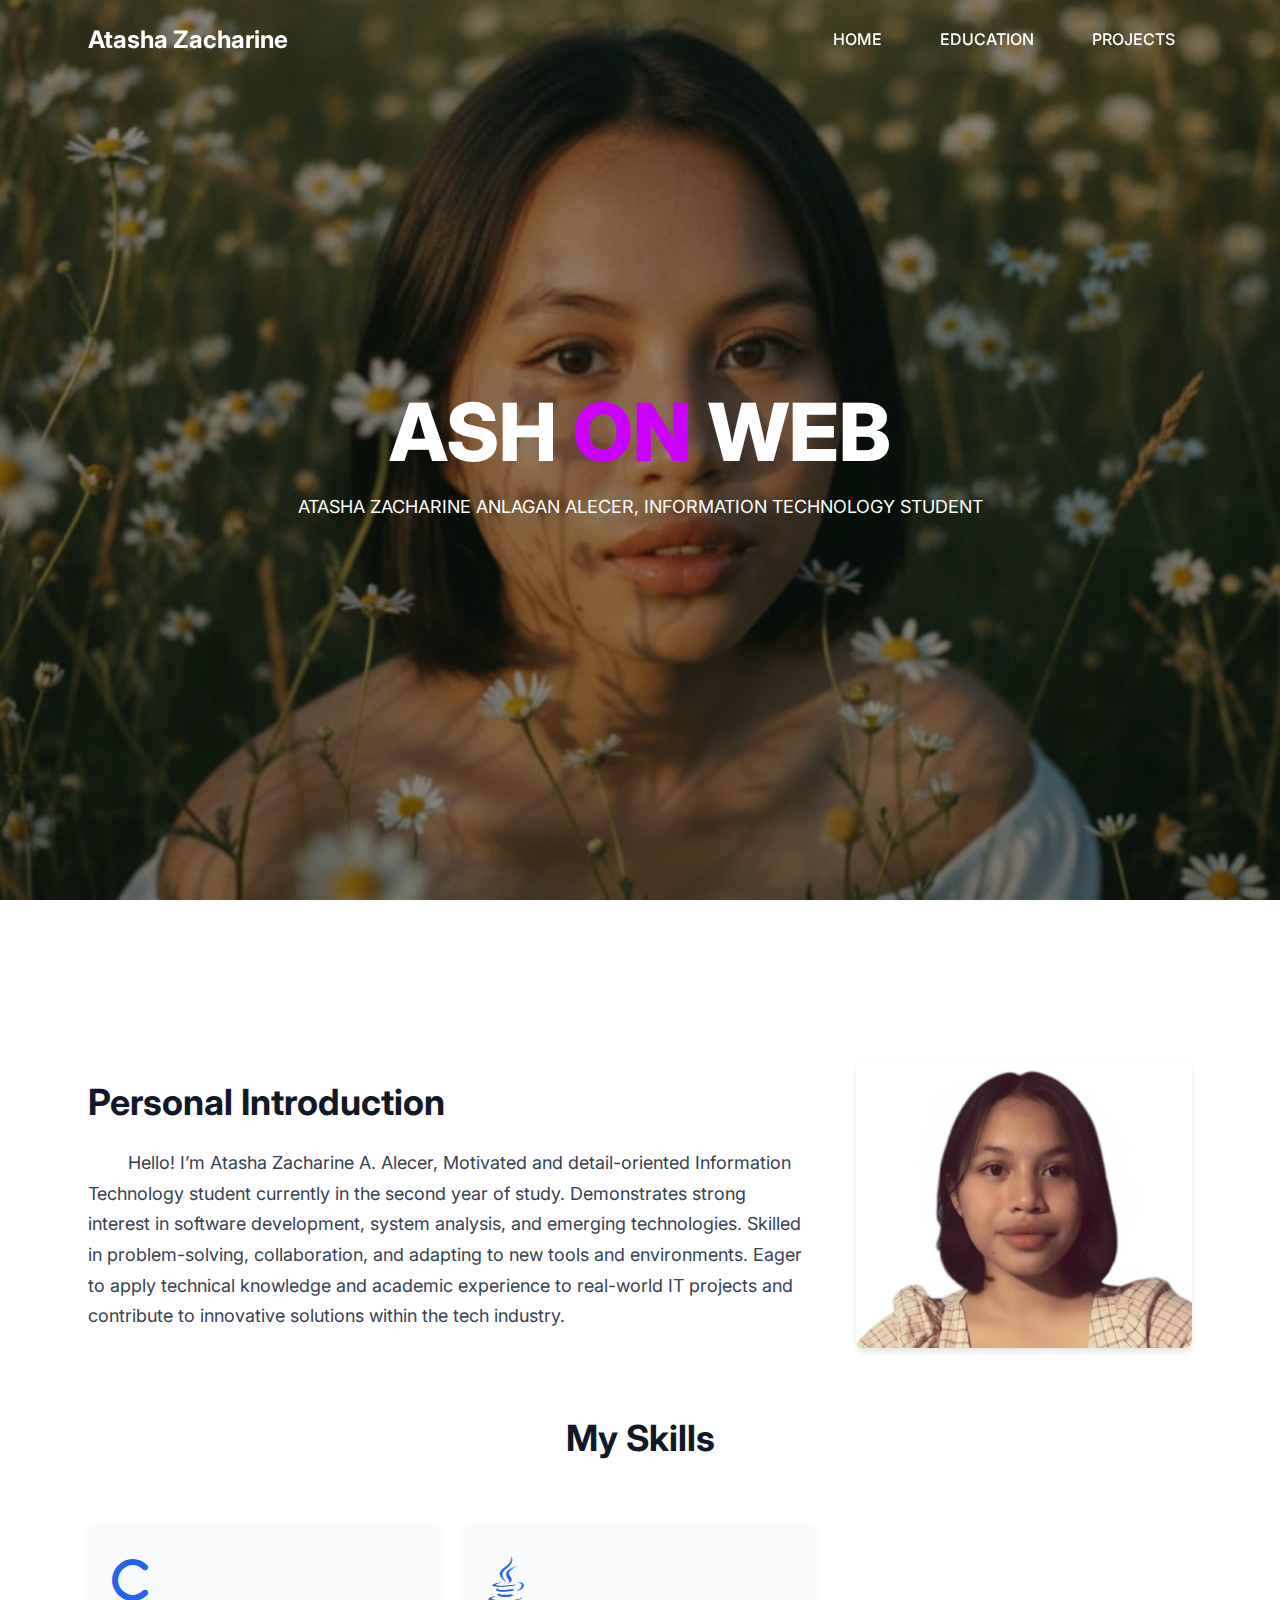
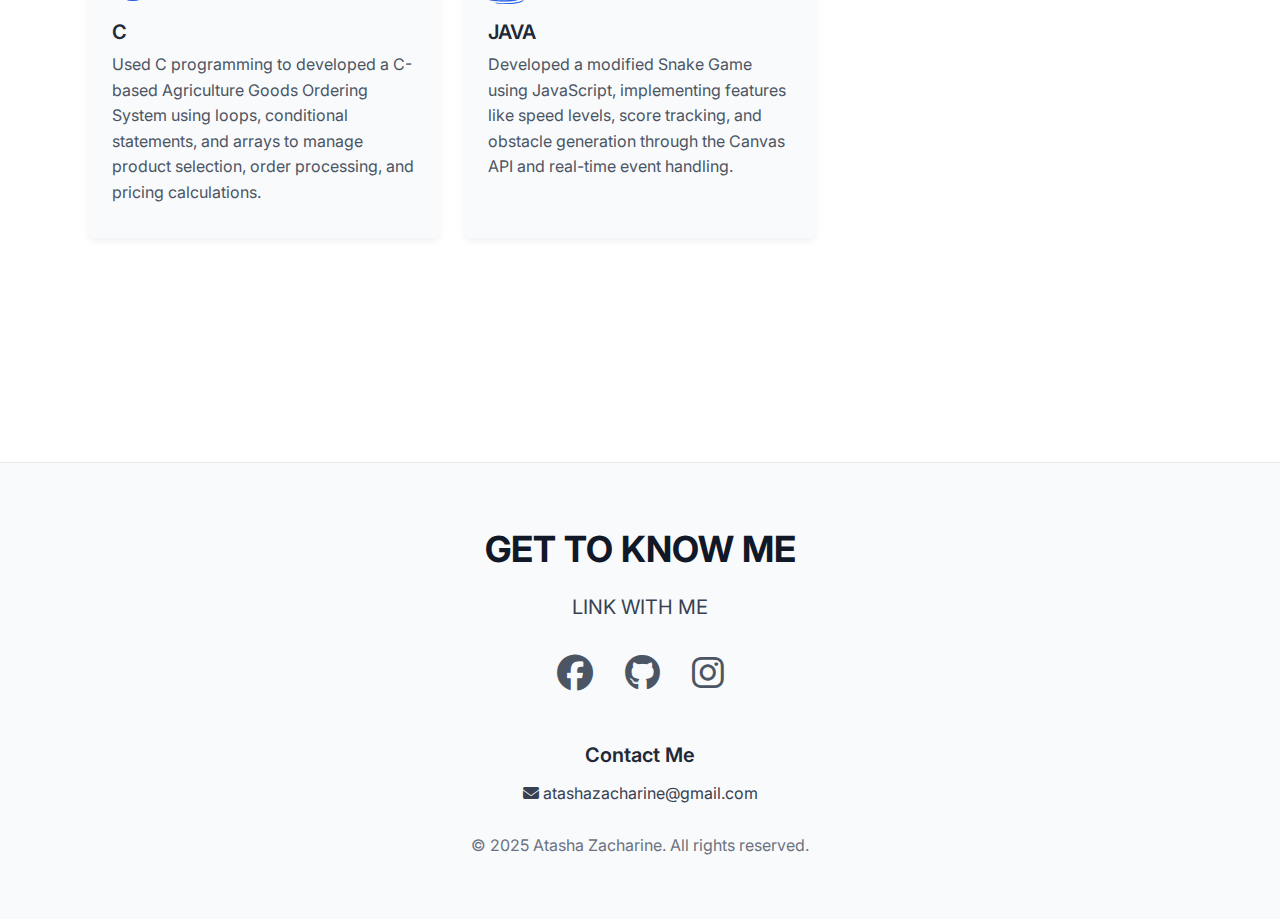
<file: index.html>
<!DOCTYPE html>
<html lang="en" class="scroll-smooth">
<head>
  <meta charset="UTF-8">
  <meta name="viewport" content="width=device-width, initial-scale=1.0">
  <title>Atasha Zacharine - Portfolio</title>

  <link rel="preconnect" href="https://fonts.googleapis.com">
  <link rel="preconnect" href="https://fonts.gstatic.com" crossorigin>
  <link href="https://fonts.googleapis.com/css2?family=Inter:wght@300;400;500;600;700;800&display=swap" rel="stylesheet">

  <link rel="stylesheet" href="https://cdnjs.cloudflare.com/ajax/libs/font-awesome/6.5.1/css/all.min.css" crossorigin="anonymous" referrerpolicy="no-referrer" />

  <link rel="stylesheet" href="style.css">

</head>
<body id="home-page">

<header id="main-header">
  <div class="container header-container">
    <a href="index.html" id="header-logo">Atasha Zacharine</a>
    <nav id="header-nav">
      <button id="mobile-menu-close-btn">&times;</button> 
      <a href="index.html">HOME</a>
      <a href="ed.html">EDUCATION</a>
      <a href="project.html">PROJECTS</a>
    </nav>
    <button id="mobile-menu-btn">&#9776;</button>
  </div>
</header>

<section id="home" class="hero-section">
  <div class="hero-overlay"></div>
  <div class="hero-content">
    <h1 class="hero-title">ASH <span style="color: #cc00ff;">ON</span> WEB</h1>
    <p class="hero-subtitle">ATASHA ZACHARINE ANLAGAN ALECER, INFORMATION TECHNOLOGY STUDENT</p>
  </div>
</section>

<main class="container main-content">
  <section id="about" class="content-section">
    <div class="section-grid">
      <div class="col-span-2">
        <h2 class="section-title">Personal Introduction</h2>
        <p class="text-body">
          Hello! I’m Atasha Zacharine A. Alecer, Motivated and detail-oriented Information Technology student currently in the second year of study. Demonstrates strong interest in software development, system analysis, and emerging technologies. Skilled in problem-solving, collaboration, and adapting to new tools and environments. Eager to apply technical knowledge and academic experience to real-world IT projects and contribute to innovative solutions within the tech industry.
      </div>
      <div class="col-span-1">
        <img src="ATASHA.jpg" alt="Atasha Zacharine" class="profile-image">
      </div>
    </div>
  </section>

  <section id="skills" class="content-section">
    <h2 class="section-title text-center">My Skills</h2>
    <div class="skills-grid">
      <div class="skill-card">
        <i class="fa-brands fa-c skill-icon"></i>
        <h3 class="skill-title">C</h3>
        <p class="skill-desc">Used C programming to developed a C-based Agriculture Goods Ordering System using loops, conditional statements, and arrays to manage product selection, order processing, and pricing calculations.</p>
      </div>
      <div class="skill-card">
        <i class="fa-brands fa-java skill-icon"></i>
        <h3 class="skill-title">JAVA</h3>
        <p class="skill-desc">Developed a modified Snake Game using JavaScript, implementing features like speed levels, score tracking, and obstacle generation through the Canvas API and real-time event handling.</p>
      </div>
    </div>
  </section>
</main>

<footer class="footer">
  <div class="container footer-content">
    <h2 class="section-title">GET TO KNOW ME</h2>
    <p class="footer-subtitle">LINK WITH ME</p>
    <div class="social-links">
      <a href="https://www.facebook.com/share/1aZo21NXeo/" class="social-link"><i class="fa-brands fa-facebook"></i></a>
      <a href="https://github.com/atashazacharine-user" class="social-link"><i class="fa-brands fa-github"></i></a>
      <a href="https://www.instagram.com/_msashi?igsh=ajA3eTk4bHN4aWk4" class="social-link"><i class="fa-brands fa-instagram"></i></a>
    </div>

     <div class="contact-details">
      <h3 class="contact-title">Contact Me</h3>
      <p><i class="fa-solid fa-envelope"></i> <a href="mailto:atashazacharine@gmail.com">atashazacharine@gmail.com</a></p>
   
    </div>
    <p class="copyright">&copy; 2025 Atasha Zacharine. All rights reserved.</p>
  </div>
</footer>
<script src="/script.js"></script>

</body>
</html>
</file>
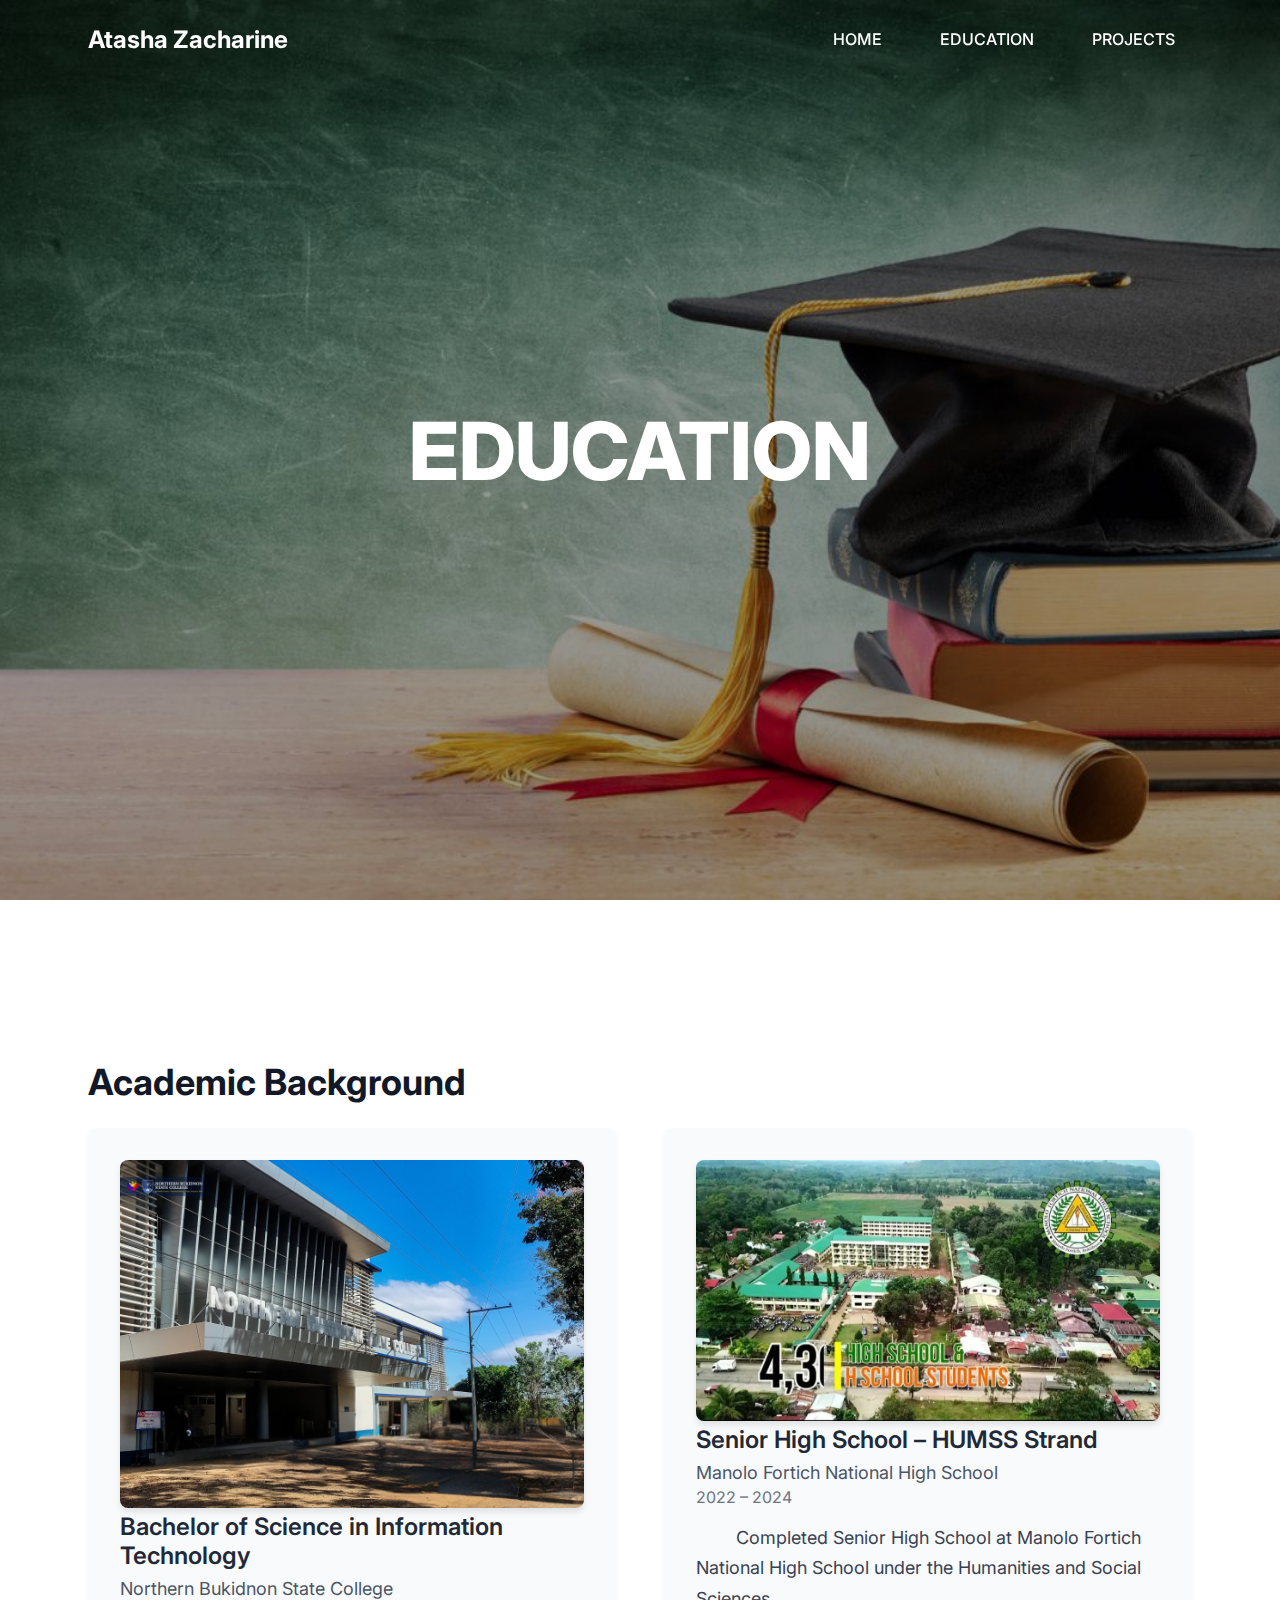
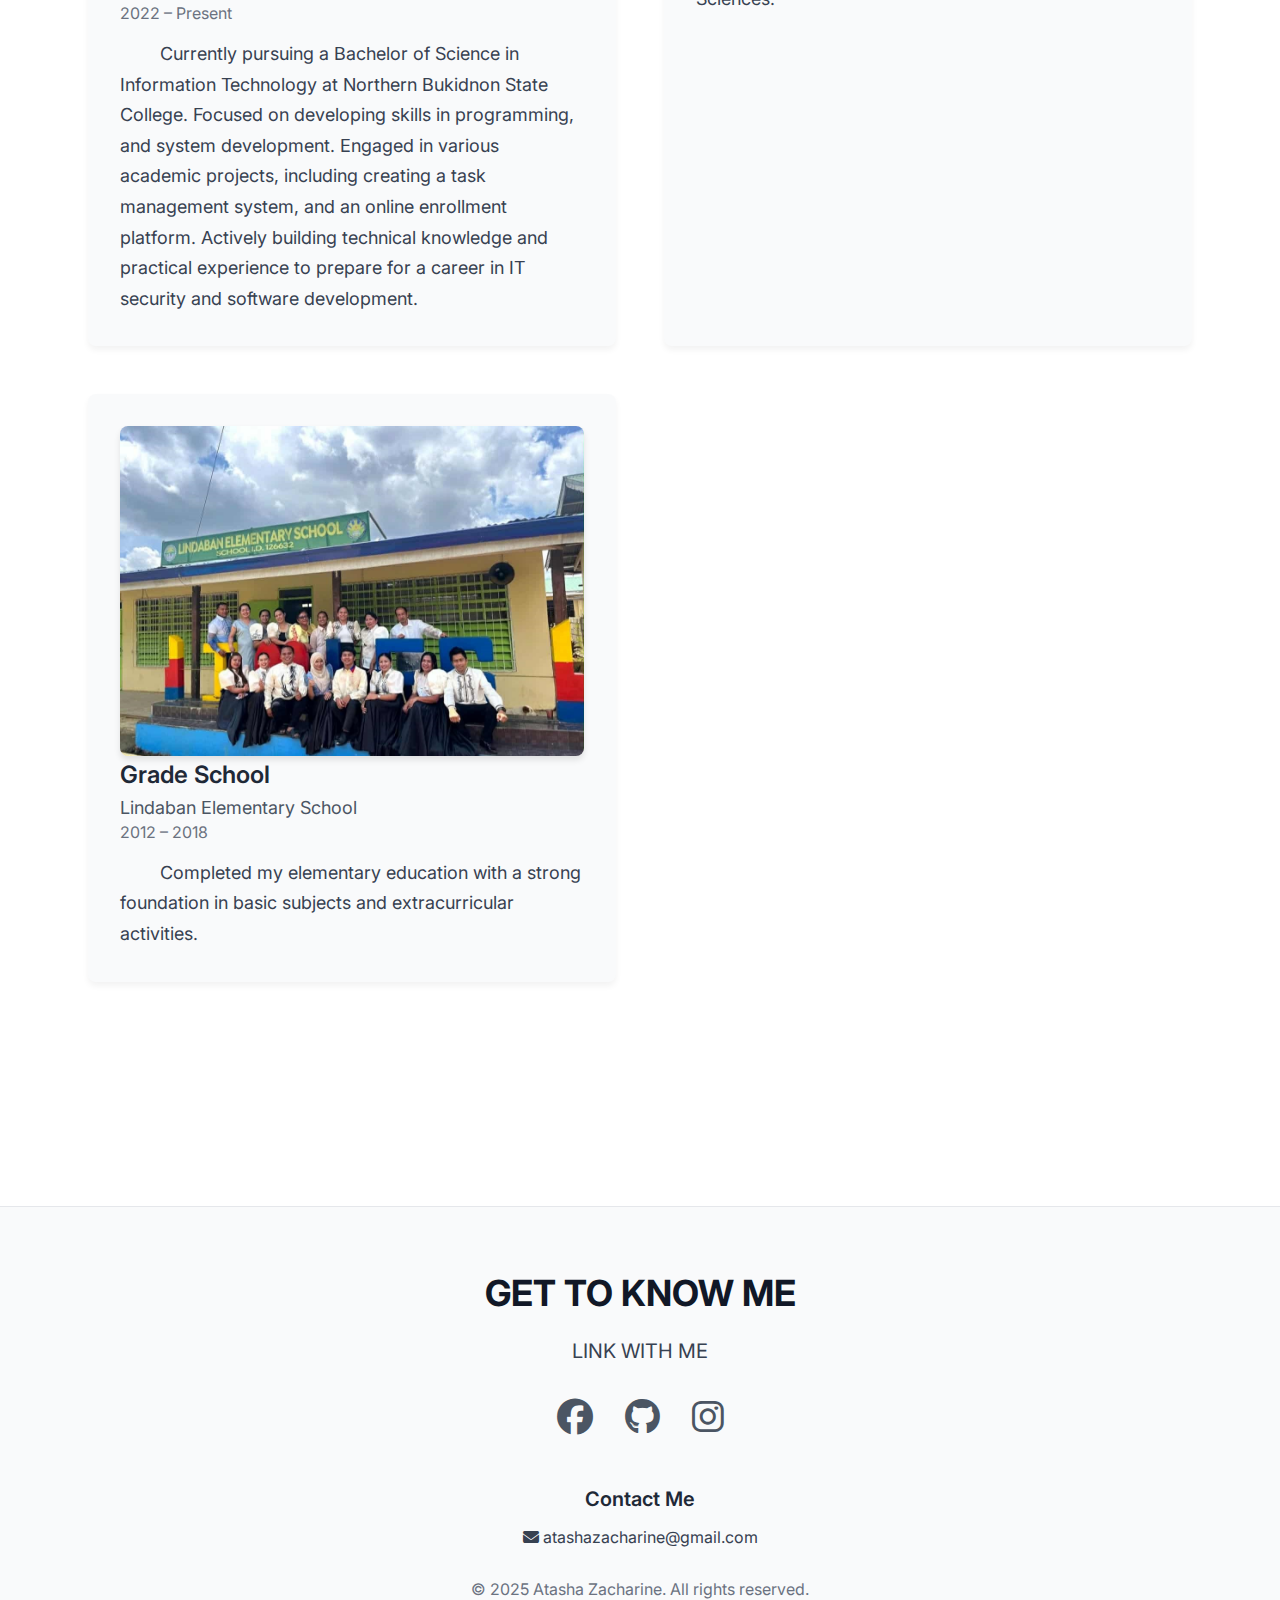
<file: ed.html>
<!DOCTYPE html>
<html lang="en" class="scroll-smooth">
<head>
  <meta charset="UTF-8">
  <meta name="viewport" content="width=device-width, initial-scale=1.0">
  <title>Atasha Zacharine - Education</title>

  <link rel="preconnect" href="https://fonts.googleapis.com">
  <link rel="preconnect" href="https://fonts.gstatic.com" crossorigin>
  <link href="https://fonts.googleapis.com/css2?family=Inter:wght@300;400;500;600;700;800&display=swap" rel="stylesheet">

  <link rel="stylesheet" href="https://cdnjs.cloudflare.com/ajax/libs/font-awesome/6.5.1/css/all.min.css" crossorigin="anonymous" referrerpolicy="no-referrer" />

  <link rel="stylesheet" href="style.css">

</head>
<body id="education-page">

<header id="main-header">
  <div class="container header-container">
    <a href="index.html" id="header-logo">Atasha Zacharine</a>
    <nav id="header-nav">
      <button id="mobile-menu-close-btn">&times;</button> 
      <a href="index.html">HOME</a>
      <a href="ed.html">EDUCATION</a>
      <a href="project.html">PROJECTS</a>
    </nav>
    <button id="mobile-menu-btn">&#9776;</button>
  </div>
</header>

<section class="hero-section">
  <div class="hero-overlay"></div>
  <div class="hero-content">
    <h1 class="hero-title">Education</h1>
  </div>
</section>

<main class="container main-content">
  <section class="content-section">
    <h2 class="section-title">Academic Background</h2>
    <div class="section-grid">
      <div class="education-card">
        <img src="NBSC.jpg" alt="University Logo" class="edu-image">
        <h3 class="edu-title">Bachelor of Science in Information Technology</h3>
        <p class="edu-institution">Northern Bukidnon State College</p>
        <p class="edu-years">2022 – Present</p>
        <p class="text-body">
          Currently pursuing a Bachelor of Science in Information Technology at Northern Bukidnon State College. Focused on developing skills in programming, and system development. Engaged in various academic projects, including creating a task management system, and an online enrollment platform. Actively building technical knowledge and practical experience to prepare for a career in IT security and software development.

        </p>
      </div>
      <div class="education-card">
        <img src="MFNHS.jpg" alt="mfnnhs Logo" class="edu-image">
        <h3 class="edu-title">Senior High School – HUMSS Strand</h3>
        <p class="edu-institution">Manolo Fortich National High School</p>
        <p class="edu-years">2022 – 2024</p>
        <p class="text-body">
          Completed Senior High School at Manolo Fortich National High School under the Humanities and Social Sciences.

        </p>
      </div>
      <div class="education-card">
        <img src="LES.jpg" alt="Lindaban Elementary School Logo" class="edu-image">
        <h3 class="edu-title">Grade School</h3>
        <p class="edu-institution">Lindaban Elementary School</p>
        <p class="edu-years">2012 – 2018</p>
        <p class="text-body">
          Completed my elementary education with a strong foundation in basic subjects and extracurricular activities.
        </p>
    </div>
  </section>
</main>

<footer class="footer">
  <div class="container footer-content">
    <h2 class="section-title">GET TO KNOW ME</h2>
    <p class="footer-subtitle">LINK WITH ME</p>
    <div class="social-links">
      <a href="https://www.facebook.com/share/1aZo21NXeo/" class="social-link"><i class="fa-brands fa-facebook"></i></a>
      <a href="https://github.com/atashazacharine-user" class="social-link"><i class="fa-brands fa-github"></i></a>
      <a href="https://www.instagram.com/_msashi?igsh=ajA3eTk4bHN4aWk4" class="social-link"><i class="fa-brands fa-instagram"></i></a>
    </div>

     <div class="contact-details">
      <h3 class="contact-title">Contact Me</h3>
      <p><i class="fa-solid fa-envelope"></i> <a href="atashazacharine@gmail.com">atashazacharine@gmail.com</a></p>
    </div>
    <p class="copyright">&copy; 2025 Atasha Zacharine. All rights reserved.</p>
  </div>
</footer>

<script src="script.js"></script>

</body>
</html>
</file>
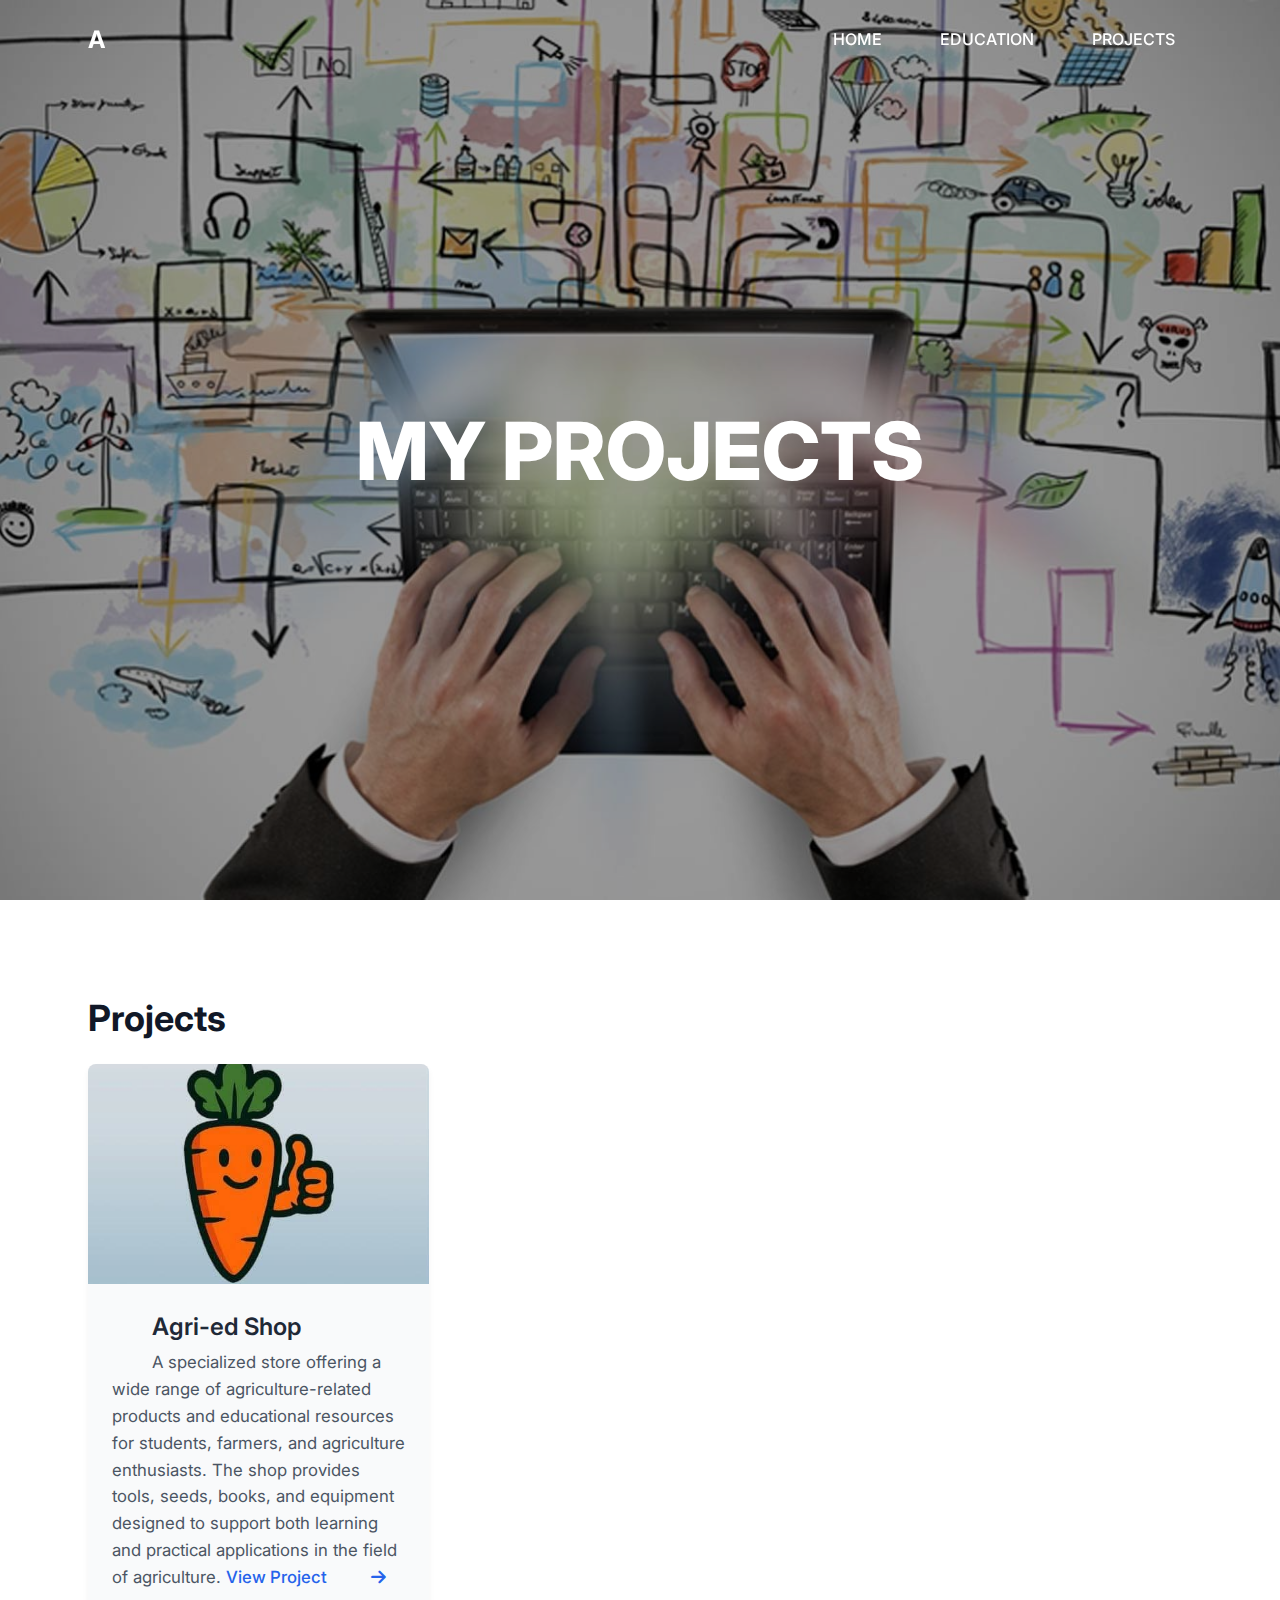
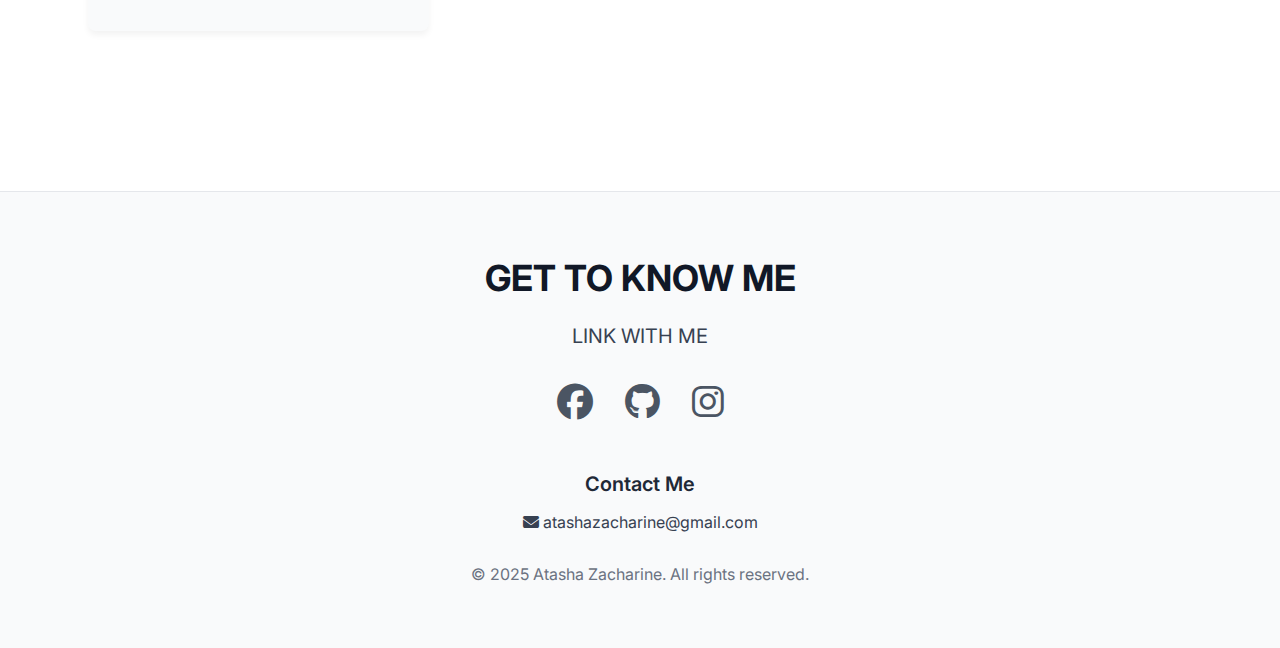
<file: project.html>
<!DOCTYPE html>
<html lang="en" class="scroll-smooth">
<head>
  <meta charset="UTF-R8">
  <meta name="viewport" content="width=device-width, initial-scale=1.0">
  <title>Eron Moquete - Projects</title>

  <link rel="preconnect" href="https://fonts.googleapis.com">
  <link rel="preconnect" href="https://fonts.gstatic.com" crossorigin>
  <link href="https://fonts.googleapis.com/css2?family=Inter:wght@300;400;500;600;700;800&display=swap" rel="stylesheet">

  <link rel="stylesheet" href="https://cdnjs.cloudflare.com/ajax/libs/font-awesome/6.5.1/css/all.min.css" crossorigin="anonymous" referrerpolicy="no-referrer" />

  <link rel="stylesheet" href="style.css">

</head>
<body id="projects-page">

<header id="main-header">
  <div class="container header-container">
    <a href="index.html" id="header-logo">A</a>
    <nav id="header-nav">
      <button id="mobile-menu-close-btn">&times;</button> 
      <a href="index.html">HOME</a>
      <a href="ed.html">EDUCATION</a>
      <a href="project.html">PROJECTS</a>
    </nav>
    <button id="mobile-menu-btn">&#9776;</button>
  </div>
</header>

<section class="hero-section">
  <div class="hero-overlay"></div>
  <div class="hero-content">
    <h1 class="hero-title">My Projects</h1>
  </div>
</section>

<main class="container main-content">
  <h2 class="section-title">Projects</h2>
  <div class="projects-grid">

    <div class="project-card">
      <img src="agried.jpg" alt="Project 1" class="project-img">
      <div class="project-content">
        <h3 class="project-title">Agri-ed Shop</h3>
        <p class="project-desc">
          A specialized store offering a wide range of agriculture-related products and educational resources for students, farmers, and agriculture enthusiasts. The shop provides tools, seeds, books, and equipment designed to support both learning and practical applications in the field of agriculture.
        <a href="https://www.facebook.com/share/14M58UcWurH/" class="project-link">View Project <i class="fa-solid fa-arrow-right"></i></a>
      </div>
    </div>



  </div>
</main>

<footer class="footer">
  <div class="container footer-content">
    <h2 class="section-title">GET TO KNOW ME</h2>
    <p class="footer-subtitle">LINK WITH ME</p>
    <div class="social-links">
      <a href="https://www.facebook.com/share/1aZo21NXeo/" class="social-link"><i class="fa-brands fa-facebook"></i></a>
      <a href="https://github.com/atashazacharine-user" class="social-link"><i class="fa-brands fa-github"></i></a>
      <a href="https://www.instagram.com/_msashi?igsh=ajA3eTk4bHN4aWk4" class="social-link"><i class="fa-brands fa-instagram"></i></a>
    </div>

     <div class="contact-details">
      <h3 class="contact-title">Contact Me</h3>
      <p><i class="fa-solid fa-envelope"></i> <a href="mailto:atashazacharine@gmail.com">atashazacharine@gmail.com</a></p>
    </div>
    <p class="copyright">&copy; 2025 Atasha Zacharine. All rights reserved.</p>
  </div>
</footer>

<script src="script.js"></script>

</body>
</html>
</file>
<file: style.css>
/* --- overall look --- */
* { margin: 0; padding: 0; box-sizing: border-box; }
html { scroll-behavior: smooth; }
body {
  font-family: 'Inter', sans-serif;
  color: #1f2937;
  background-color: #ffffff;
}
.container {
  width: 100%;
  margin: 0 auto;
  padding-left: 1.5rem;
  padding-right: 1.5rem;
  max-width: 1152px;
}

/* --- Header & Navigation (Consistent) --- */
#main-header {
  position: fixed;
  top: 0;
  width: 100%;
  z-index: 50;
  transition: background-color 0.3s ease-in-out, box-shadow 0.3s ease-in-out;
}
.header-container {
  display: flex;
  justify-content: space-between;
  align-items: center; 
  padding-top: 1.25rem;
  padding-bottom: 1.25rem;
}
#header-logo {
  font-size: 1.5rem;
  font-weight: 700;
  color: #ffffff;
  text-decoration: none;
  transition: color 0.3s ease-in-out;
}
#header-nav {
  display: none;
  align-items: center;
}
#header-nav a {
  color: #ffffff;
  text-decoration: none;
  font-weight: 500;
  margin-left: 1.5rem;
  padding: 0.5rem 1rem;
  border-radius: 0.375rem;
  border: 1px solid transparent;
  transition: all 0.3s ease-in-out;
}
#header-nav a:first-child { margin-left: 0; }
#header-nav a:hover { background-color: rgba(255,255,255,0.1); }
#header-nav a.active { border-color: #ffffff; }
#mobile-menu-btn {
  font-size: 1.875rem;
  color: #ffffff;
  background: none;
  border: none;
  cursor: pointer;
}
#main-header.scrolled {
  background-color: #ffffff;
  box-shadow: 0 1px 2px rgba(0,0,0,0.1);
}
#main-header.scrolled #header-logo { color: #1f2937; }
#main-header.scrolled #header-nav a { color: #374151; }
#main-header.scrolled #header-nav a.active { border-color: #1f2937; }
#main-header.scrolled #header-nav a:hover { background-color: rgba(31,41,55,0.1); color: #000000; }
#main-header.scrolled #mobile-menu-btn { color: #1f2937; }

/* --- header (home) --- */
.hero-section {
  position: relative;
  background-size: cover;
  background-position: center;
}
.hero-overlay { position: absolute; inset: 0; background-color: rgba(0,0,0,0.4); }
.hero-content {
  position: relative;
  z-index: 10;
  display: flex;
  flex-direction: column;
  justify-content: center;
  align-items: center;
  height: 100%;
  color: #ffffff;
  text-align:center;
  padding: 1.5rem;
}
.hero-title { font-size: 5rem; font-weight: 800; text-transform: uppercase; }
.hero-subtitle { font-size: 1.125rem; margin-top: 1rem; max-width: 48rem; }

/* --- page header backgrounds--- */
#home-page .hero-section {
  height: 100vh;
  background-image: url('zach.jpg'); /* home background */
  opacity: 1.0;
}
#education-page .hero-section {
  height: 100vh;
  background-image: url('ed_head.jpg'); /* education background */
}
#projects-page .hero-section {
  height: 100vh;
  background-image: url('IT-project.jpg'); /* projects background */
}

/* --- Main Content (General) --- */
.main-content { padding-top: 6rem; padding-bottom: 6rem; }
.content-section { margin-top: 4rem; margin-bottom: 4rem; }
.section-title {
  font-size: 2.25rem;
  font-weight: 700;
  margin-bottom: 1.5rem;
  color: #111827;
}
.section-title.text-center { margin-bottom: 4rem; text-align: center; }
.text-body { font-size: 1.125rem; line-height: 1.7; color: #374151;text-align: left;text-indent: 2.5rem; }

/* --- Home Page --- */
#home-page .section-grid {
  display: grid;
  grid-template-columns: repeat(1, 1fr);
  gap: 3rem;
  align-items: center;
}
.profile-image { border-radius: 0.5rem; box-shadow: 0 4px 6px rgba(0,0,0,0.1); width: 100%; object-fit: cover; }
.section-subtitle { font-size: 1.5rem; font-weight: 600; margin-bottom: 0.5rem; } 


/* --- Education Page--- */
#education-page .section-grid {
  display: grid;
  grid-template-columns: repeat(1, 1fr);
  gap: 3rem;
}
.education-card {
  background-color: #f9fafb;
  border-radius: 0.5rem;
  padding: 2rem;
  box-shadow: 0 4px 6px rgba(0,0,0,0.05);
}
.edu-image {
  border-radius: 0.5rem;
  box-shadow: 0 4px 6px rgba(0,0,0,0.1);
  width: 100%;
  object-fit: cover;
}
.edu-title { font-size: 1.5rem; font-weight: 600; margin-bottom: 0.5rem; }
.edu-institution { font-size: 1.125rem; color: #4b5563; margin-bottom: 0.25rem; }
.edu-years { font-size: 1rem; color: #6b7280; margin-bottom: 1rem; }

/* --- Projects Page --- */
.projects-grid {
  display: grid;
  grid-template-columns: repeat(1, 1fr);
  gap: 2.5rem;
}
.project-card {
  background-color: #f9fafb;
  border-radius: 0.5rem;
  box-shadow: 0 4px 6px rgba(0,0,0,0.05);
  overflow: hidden;
  transition: transform 0.3s ease-in-out;
}
.project-card:hover { transform: translateY(-5px); }
.project-img {
  width: 100%;
  height: 220px;
  object-fit: cover;
}
.project-content {
  padding: 1.5rem;
  text-align: left;
  text-indent: 2.5rem;
}
.project-title {
  font-size: 1.5rem;
  font-weight: 600;
  margin-bottom: 0.5rem;
  text-align: lefts;
}
.project-desc {
  font-size: 1.05rem;
  color: #4b5563;
  margin-bottom: 1rem;
  line-height: 1.6;
}
.project-link {
  color: #2563eb;
  font-weight: 500;
  text-decoration: none;
  transition: color 0.3s;
}
.project-link:hover { color: #1e40af; }

/* --- Skills --- */
.skills-grid {
  display: grid;
  grid-template-columns: repeat(2, 1fr); 
  gap: 1.5rem;
}

.skill-card {
  background-color: #f9fafb;
  border-radius: 0.5rem;
  padding: 2rem 1.5rem;
  text-align: left;
  box-shadow: 0 4px 6px rgba(0,0,0,0.05);
  transition: transform 0.3s ease-in-out;
}

.skill-card:hover {
  transform: translateY(-5px);
}

.skill-icon {
  font-size: 3rem; 
  color: #2563eb; 
  margin-bottom: 1rem;
}

.skill-title {
  font-size: 1.25rem;
  font-weight: 600;
  margin-bottom: 0.5rem;
}

.skill-desc {
  font-size: 1rem;
  color: #4b5563;
  line-height: 1.6;
  text-align: left;
}

/* --- Footer (Consistent) --- */
.footer {
  background-color: #f9fafb;
  border-top: 1px solid #e5e7eb;
  margin-top: 4rem;
}
.footer-content { text-align: center; padding: 4rem 0; }
.footer-subtitle { font-size: 1.25rem; color: #374151; margin-bottom: 2rem; }
.social-links { display: flex; justify-content: center; margin-bottom: 3rem; }
.social-link { font-size: 2.25rem; color: #4b5563; margin: 0 1rem; transition: color 0.3s; }
.social-link:hover { color: #000000; }
.copyright { color: #6b7281; }
/* Contact details from index.html footer */
.contact-details { margin-bottom: 2rem; }
.contact-title { font-size: 1.25rem; font-weight: 600; margin-bottom: 1rem; }
.contact-details p { margin-bottom: 0.5rem; color: #374151; }
.contact-details a { color: #374151; text-decoration: none; }
.contact-details a:hover { text-decoration: underline; }

/* --- Responsive & Mobile Menu --- */
@media (max-width: 767px) {
  #header-nav {
    position: fixed; 
    top: 0;
    left: 0;
    width: 100%;
    height: 100%;
    background-color: #ffffff;
    z-index: 100;
    display: flex;
    flex-direction: column;
    justify-content: center;
    align-items: center;
    opacity: 0;
    visibility: hidden;
    transition: opacity 0.3s ease-in-out, visibility 0.3s ease-in-out;
  }
  #header-nav.open {
    opacity: 1;
    visibility: visible;
  }
  #header-nav a {
    color: #1f2937;
    font-size: 1.5rem; 
    font-weight: 500;
    margin: 1rem 0; 
    text-decoration: none;
  }
  #mobile-menu-close-btn {
    position: absolute;
    top: 1.25rem;    
    right: 1.5rem;   
    font-size: 2.5rem;
    font-weight: 300;
    color: #1f2937;
    background: none;
    border: none;
    cursor: pointer;
  }
  .hero-title {
    font-size: 3.5rem;
  }

}
@media (min-width: 768px) {
  #header-nav { display: flex; }
  #mobile-menu-btn { display: none; }
  #mobile-menu-close-btn { display: none; }
  #home-page .section-grid { grid-template-columns: repeat(3, 1fr); }
  #education-page .section-grid { grid-template-columns: repeat(2, 1fr); }
  .projects-grid { grid-template-columns: repeat(3, 1fr); }
  #home-page #about .section-grid .col-span-2 { 
    grid-column: span 2 / span 2; 
  }

  #home-page #about .section-grid .col-span-1 { 
    grid-column: span 1 / span 1; 
  }
  .skills-grid { 
    grid-template-columns: repeat(3, 1fr); 
  }
}
</file>
